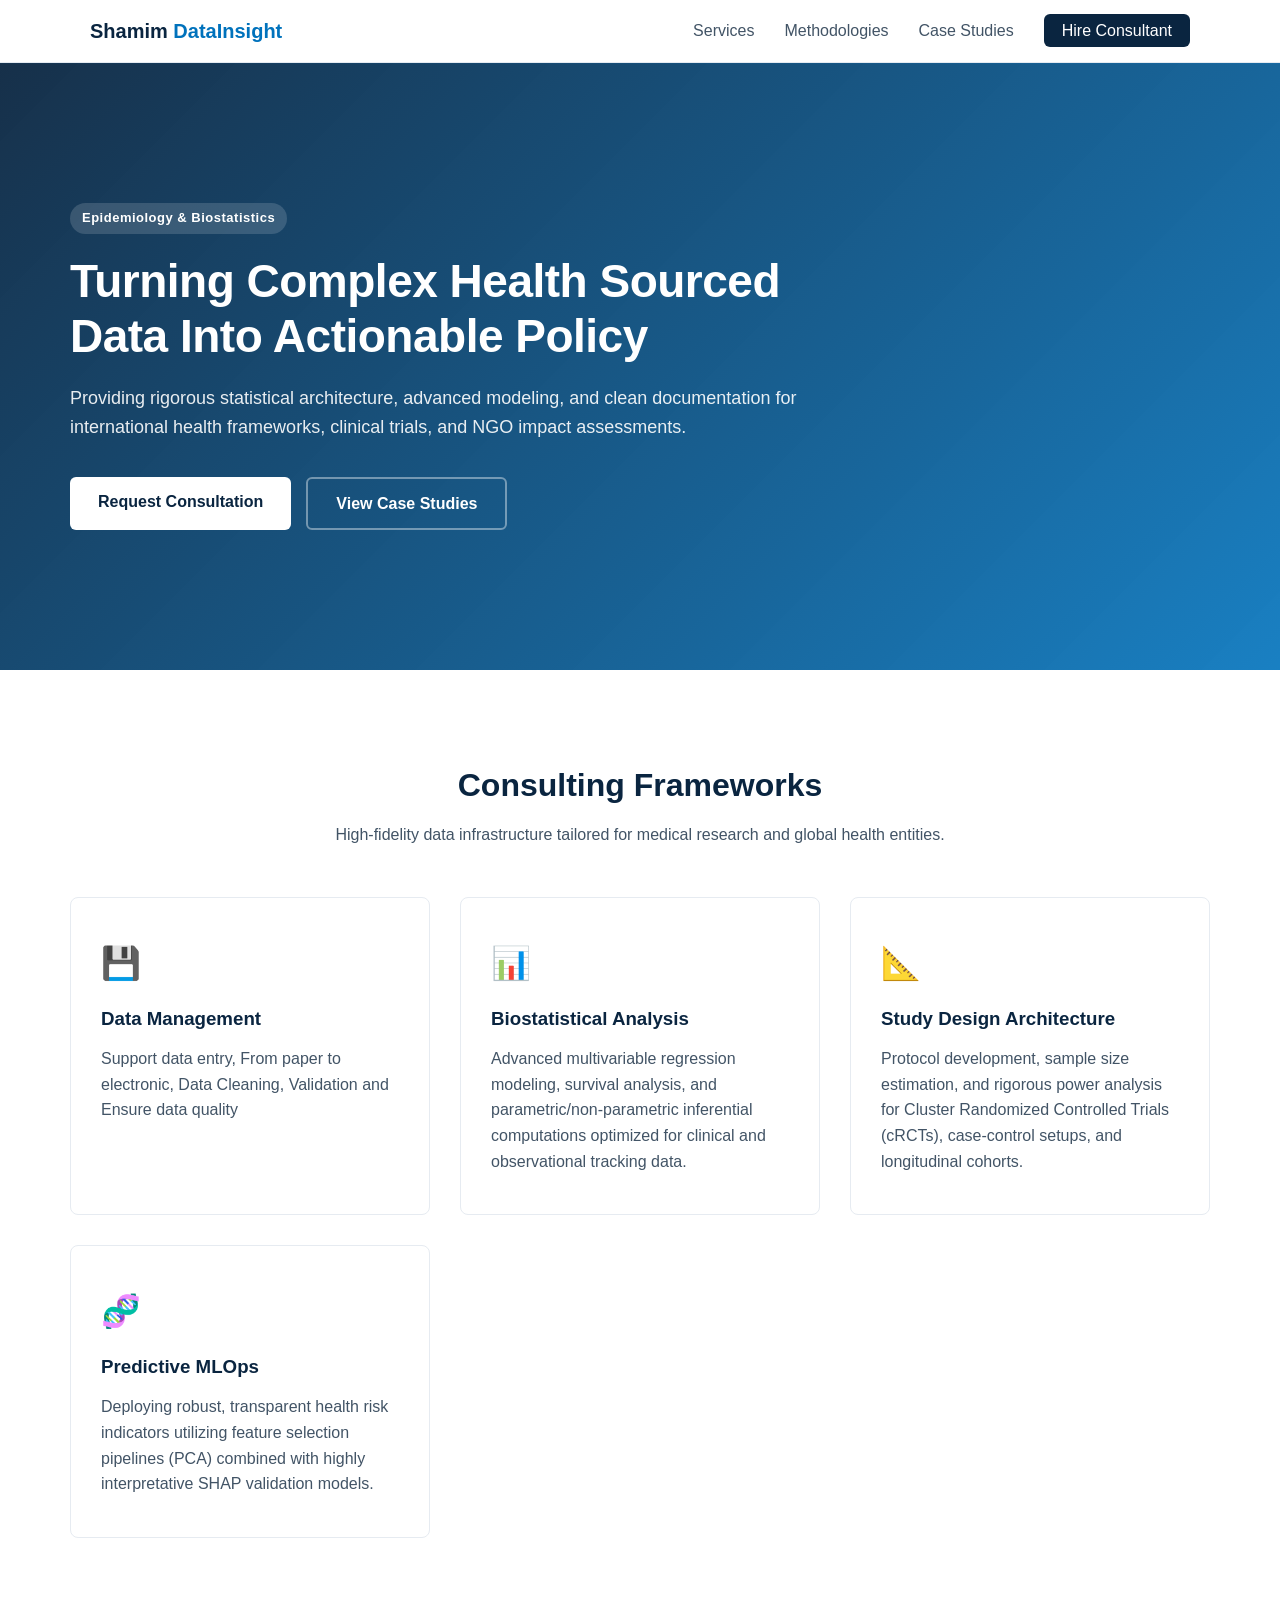
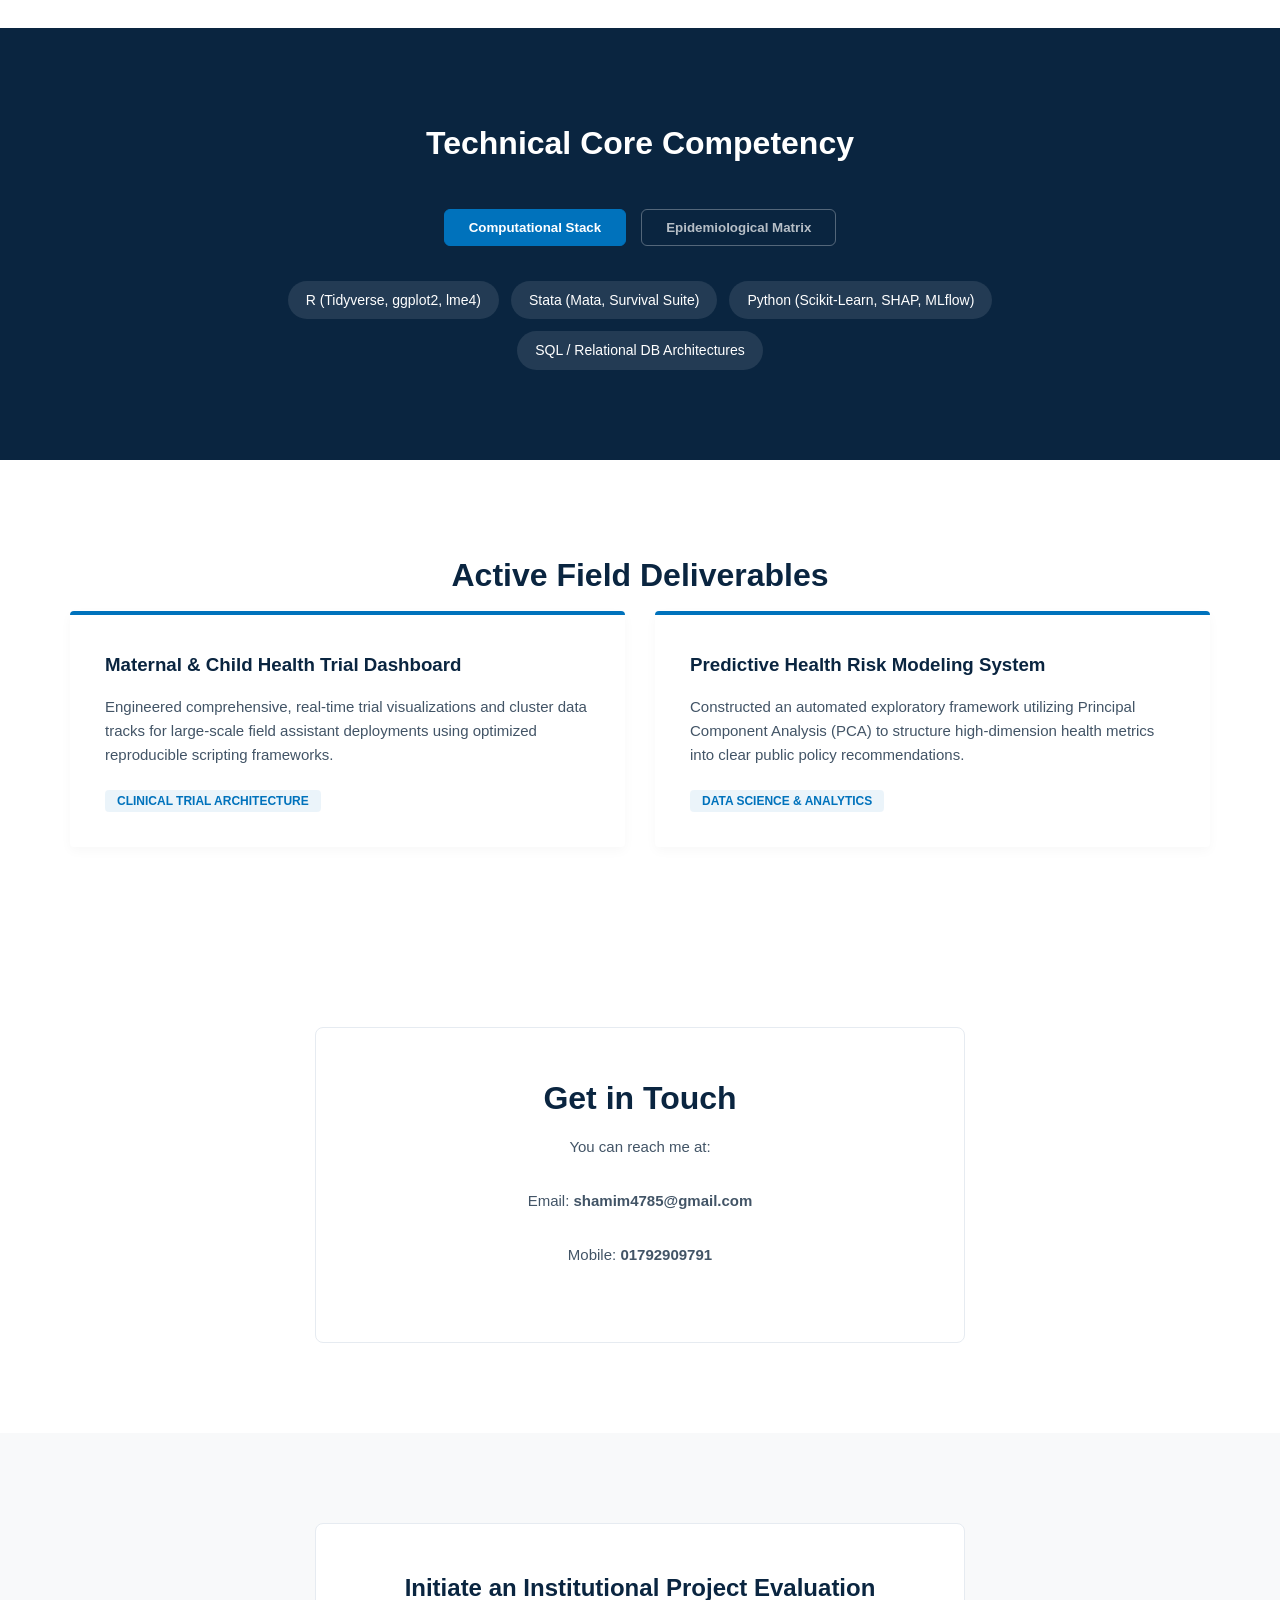
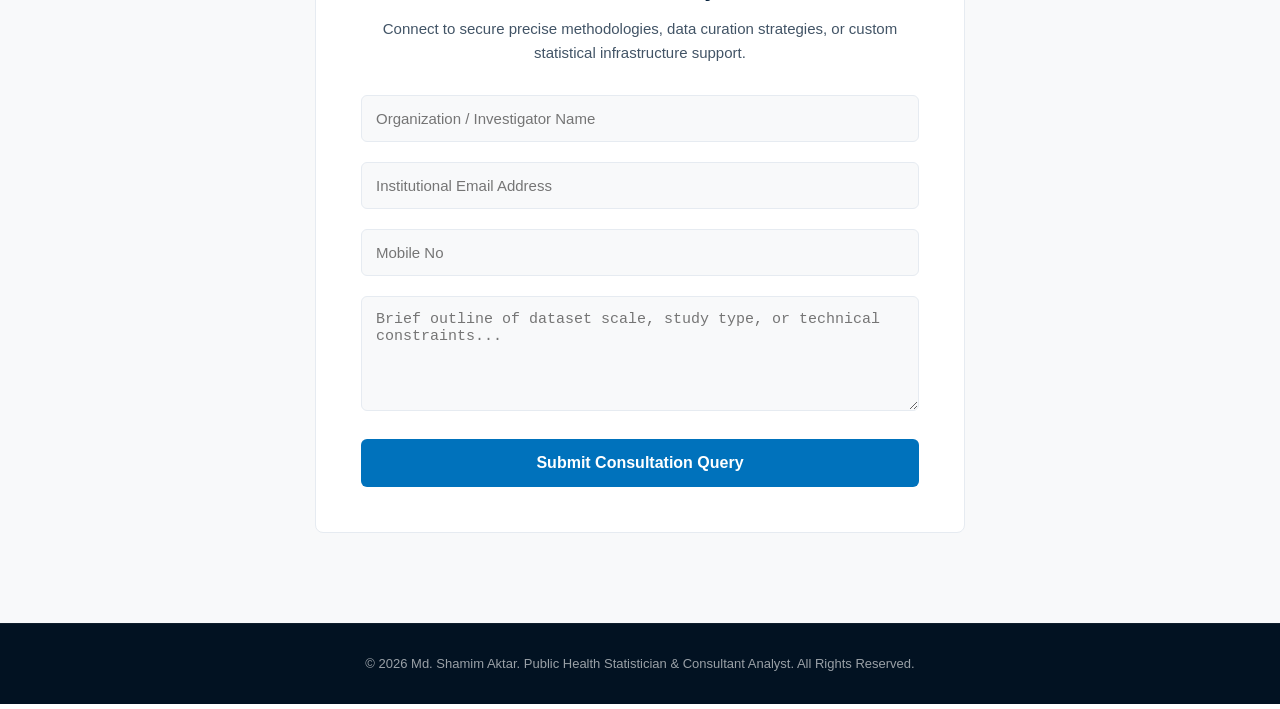
<file: index.html>
<!DOCTYPE html>
<html lang="en">
<head>
    <meta charset="UTF-8">
    <meta name="viewport" content="width=device-width, initial-scale=1.0">
    <title>Shamim | Public Health Data Consultant & Analyst</title>
    <link rel="stylesheet" href="style.css">
    <meta name="description" content="Professional Public Health Statistician & Data Consultant specializing in epidemiological study designs, advanced biostatistics, and predictive modeling.">
    <meta name="keywords" content="Public Health Consultant, Biostatistician, Python & R programming in health data, Epidemiological analysis, SPSS & Stata expert Bangladesh">
    <meta name="author" content="Md. Shamim Aktar">
</head>
<body>

    <!-- Header Navigation -->
    <nav class="navbar">
        <div class="nav-container">
            <a href="#" class="nav-brand">Shamim <span>DataInsight</span></a>
            <ul class="nav-menu">
                <li><a href="#services">Services</a></li>
                <li><a href="#expertise">Methodologies</a></li>
                <li><a href="#projects">Case Studies</a></li>
                <li><a href="#contact" class="nav-cta">Hire Consultant</a></li>
            </ul>
        </div>
    </nav>

    <!-- Hero Section -->
    <header class="consultant-hero">
        <div class="hero-overlay">
            <div class="hero-core">
                <span class="badge">Epidemiology & Biostatistics</span>
                <h1>Turning Complex Health Sourced Data Into Actionable Policy</h1>
                <p>Providing rigorous statistical architecture, advanced modeling, and clean documentation for international health frameworks, clinical trials, and NGO impact assessments.</p>
                <div class="hero-actions">
                    <a href="#contact" class="btn-primary">Request Consultation</a>
                    <a href="#projects" class="btn-secondary">View Case Studies</a>
                </div>
            </div>
        </div>
    </header>

    <!-- Services Section -->
    <section id="services" class="section">
        <h2 class="section-title">Consulting Frameworks</h2>
        <p class="section-subtitle">High-fidelity data infrastructure tailored for medical research and global health entities.</p>
        
        <div class="grid-3">
            <div class="service-box">
                <div class="icon">💾</div>
                <h3>Data Management</h3>
                <p>Support data entry, From paper to electronic, Data Cleaning, Validation and Ensure data quality</p>
            </div>
            <div class="service-box">
                <div class="icon">📊</div>
                <h3>Biostatistical Analysis</h3>
                <p>Advanced multivariable regression modeling, survival analysis, and parametric/non-parametric inferential computations optimized for clinical and observational tracking data.</p>
            </div>
            <div class="service-box">
                <div class="icon">📐</div>
                <h3>Study Design Architecture</h3>
                <p>Protocol development, sample size estimation, and rigorous power analysis for Cluster Randomized Controlled Trials (cRCTs), case-control setups, and longitudinal cohorts.</p>
            </div>
            <div class="service-box">
                <div class="icon">🧬</div>
                <h3>Predictive MLOps</h3>
                <p>Deploying robust, transparent health risk indicators utilizing feature selection pipelines (PCA) combined with highly interpretative SHAP validation models.</p>
            </div>
        </div>
    </section>

    <!-- Core Methodologies & Stack -->
    <section id="expertise" class="section dark-bg">
        <h2 class="section-title text-white">Technical Core Competency</h2>
        <div class="tabs-container">
            <div class="tab-buttons">
                <button class="tab-btn active" onclick="switchTab(event, 'stack')">Computational Stack</button>
                <button class="tab-btn" onclick="switchTab(event, 'methods')">Epidemiological Matrix</button>
            </div>
            
            <div id="stack" class="tab-content active">
                <div class="skills-flex">
                    <span class="pill">R (Tidyverse, ggplot2, lme4)</span>
                    <span class="pill">Stata (Mata, Survival Suite)</span>
                    <span class="pill">Python (Scikit-Learn, SHAP, MLflow)</span>
                    <span class="pill">SQL / Relational DB Architectures</span>
                </div>
            </div>
            
            <div id="methods" class="tab-content">
                <div class="skills-flex">
                    <span class="pill">Multivariable Logistic Regression</span>
                    <span class="pill">Cluster Effect Corrections</span>
                    <span class="pill">Confounder Stratification</span>
                    <span class="pill">Anthropometric Data Pipelines</span>
                </div>
            </div>
        </div>
    </section>

    <!-- Interactive Case Studies Section -->
    <section id="projects" class="section">
        <h2 class="section-title">Active Field Deliverables</h2>
        <div class="grid-2">
            <div class="project-card">
                <h3>Maternal & Child Health Trial Dashboard</h3>
                <p>Engineered comprehensive, real-time trial visualizations and cluster data tracks for large-scale field assistant deployments using optimized reproducible scripting frameworks.</p>
                <span class="tag">Clinical Trial Architecture</span>
            </div>
            <div class="project-card">
                <h3>Predictive Health Risk Modeling System</h3>
                <p>Constructed an automated exploratory framework utilizing Principal Component Analysis (PCA) to structure high-dimension health metrics into clear public policy recommendations.</p>
                <span class="tag">Data Science & Analytics</span>
            </div>
        </div>
    </section>

    <section id="contact1" class="section">
        <div class="contact-card">
            <h2 class="section-title"> Get in Touch</h2>
            <p>You can reach me at:</p>
            <p>Email: <strong>shamim4785@gmail.com</strong></p>
            <p>Mobile: <strong>01792909791</strong></p>
        </div>
    </section>

    <!-- Enterprise Contact Form -->
    <section id="contact" class="section light-bg">
        <div class="contact-card">
            <h2>Initiate an Institutional Project Evaluation</h2>
            <p>Connect to secure precise methodologies, data curation strategies, or custom statistical infrastructure support.</p>
            
            <!-- Modified Form Section to utilize Web3Forms securely -->
            <form action="https://api.web3forms.com/submit" method="POST">
                
                <!-- REQUIRED: Replace value text below with the Access Key generated from your dashboard screen -->
                <input type="hidden" name="access_key" value="47a38597-a29b-4939-b96a-5bef953d064d">
                
                <!-- OPTIONAL: Forces page to redirect cleanly back to your site after success window -->
                <input type="hidden" name="redirect" value="https://shamim4785.github.io/phdca/">

                <div class="form-group">
                    <input type="text" name="Organization_or_Investigator" placeholder="Organization / Investigator Name" required>
                </div>
                <div class="form-group">
                    <input type="email" name="Email_Address" placeholder="Institutional Email Address" required>
                </div>
                <div class="form-group">
                    <input type="mobile" name="Mobile_No" placeholder="Mobile No" required>
                </div>
                <div class="form-group">
                    <textarea name="Project_Scope" rows="5" placeholder="Brief outline of dataset scale, study type, or technical constraints..." required></textarea>
                </div>
                
                <button type="submit" class="btn-submit">Submit Consultation Query</button>
            </form>
            
        </div>
    </section>

    <footer class="corporate-footer">
        <p>&copy; 2026 Md. Shamim Aktar. Public Health Statistician & Consultant Analyst. All Rights Reserved.</p>
    </footer>

    <script src="script.js"></script>
</body>
</html>
</file>
<file: style.css>
/* Core Palette Definitions */
:root {
    --brand-dark: #0a2540;
    --brand-blue: #0072bc;
    --brand-accent: #635bff;
    --text-main: #425466;
    --bg-light: #f8f9fa;
    --transition-smooth: all 0.3s cubic-bezier(0.16, 1, 0.3, 1);
}

* {
    box-sizing: border-box;
    margin: 0;
    padding: 0;
}

body {
    font-family: -apple-system, BlinkMacSystemFont, "Segoe UI", Roboto, Helvetica, Arial, sans-serif;
    color: var(--text-main);
    line-height: 1.6;
    background-color: #ffffff;
    overflow-x: hidden;
}

/* Nav Menu Styles */
.navbar {
    background: rgba(255, 255, 255, 0.95);
    backdrop-filter: blur(8px);
    border-bottom: 1px solid #e6ebf1;
    position: sticky;
    top: 0;
    z-index: 2000;
}

.nav-container {
    max-width: 1140px;
    margin: 0 auto;
    display: flex;
    justify-content: space-between;
    align-items: center;
    padding: 15px 20px;
}

.nav-brand {
    font-size: 20px;
    font-weight: 700;
    color: var(--brand-dark);
    text-decoration: none;
}

.nav-brand span { color: var(--brand-blue); }

.nav-menu {
    display: flex;
    align-items: center;
    gap: 30px;
    list-style: none;
}

.nav-menu a {
    text-decoration: none;
    color: var(--text-main);
    font-weight: 500;
    transition: var(--transition-smooth);
}

.nav-menu a:hover { color: var(--brand-blue); }

.nav-cta {
    background: var(--brand-dark);
    color: #fff !important;
    padding: 8px 18px;
    border-radius: 6px;
}

/* Premium Corporate Hero */
.consultant-hero {
    background: linear-gradient(135deg, rgba(10,37,64,0.95) 0%, rgba(0,114,188,0.9) 100%),
                url('https://images.unsplash.com/photo-1454165804606-c3d57bc86b40?auto=format&fit=crop&q=80&w=1200');
    background-size: cover;
    background-position: center;
    color: white;
    padding: 140px 20px;
}

.hero-overlay {
    max-width: 1140px;
    margin: 0 auto;
}

.hero-core {
    max-width: 750px;
    text-align: left;
}

.badge {
    background: rgba(255, 255, 255, 0.15);
    padding: 5px 12px;
    border-radius: 20px;
    font-size: 13px;
    font-weight: 600;
    letter-spacing: 0.5px;
    display: inline-block;
    margin-bottom: 20px;
}

.hero-core h1 {
    font-size: 46px;
    line-height: 1.2;
    font-weight: 800;
    margin-bottom: 20px;
    letter-spacing: -0.5px;
}

.hero-core p {
    font-size: 18px;
    opacity: 0.9;
    margin-bottom: 35px;
}

.hero-actions { display: flex; gap: 15px; }

.btn-primary, .btn-secondary {
    padding: 12px 28px;
    border-radius: 6px;
    font-weight: 600;
    text-decoration: none;
    transition: var(--transition-smooth);
}

.btn-primary { background: #fff; color: var(--brand-dark); }
.btn-primary:hover { background: var(--bg-light); transform: translateY(-2px); }
.btn-secondary { border: 2px solid rgba(255,255,255,0.4); color: #fff; }
.btn-secondary:hover { border-color: #fff; background: rgba(255,255,255,0.05); }

/* Layout Structure Control */
.section {
    padding: 90px 20px;
    max-width: 100%;
}

.section-title {
    font-size: 32px;
    color: var(--brand-dark);
    text-align: center;
    font-weight: 700;
    margin-bottom: 10px;
}

.section-subtitle {
    text-align: center;
    margin-bottom: 50px;
    font-size: 16px;
}

.grid-3 {
    max-width: 1140px;
    margin: 0 auto;
    display: grid;
    grid-template-columns: repeat(auto-fit, minmax(300px, 1fr));
    gap: 30px;
}

.grid-2 {
    max-width: 1140px;
    margin: 0 auto;
    display: grid;
    grid-template-columns: repeat(auto-fit, minmax(450px, 1fr));
    gap: 30px;
}

/* Service Presentation Blocks */
.service-box {
    background: #fff;
    border: 1px solid #e6ebf1;
    padding: 40px 30px;
    border-radius: 8px;
    transition: var(--transition-smooth);
}

.service-box:hover {
    transform: translateY(-5px);
    box-shadow: 0 15px 35px rgba(0,0,0,0.05);
    border-color: rgba(0,114,188,0.3);
}

.service-box .icon { font-size: 32px; margin-bottom: 15px; }
.service-box h3 { color: var(--brand-dark); margin-bottom: 12px; }

/* Competency Tab Displays */
.dark-bg { background-color: var(--brand-dark); }
.text-white { color: #ffffff !important; }

.tabs-container {
    max-width: 800px;
    margin: 40px auto 0 auto;
}

.tab-buttons {
    display: flex;
    justify-content: center;
    gap: 15px;
    margin-bottom: 35px;
}

.tab-btn {
    background: transparent;
    border: 1px solid rgba(255,255,255,0.3);
    color: rgba(255,255,255,0.7);
    padding: 10px 24px;
    font-weight: 600;
    border-radius: 6px;
    cursor: pointer;
    transition: var(--transition-smooth);
}

.tab-btn.active, .tab-btn:hover {
    background: var(--brand-blue);
    color: white;
    border-color: var(--brand-blue);
}

.tab-content { display: none; text-align: center; }
.tab-content.active { display: block; }

.skills-flex {
    display: flex;
    flex-wrap: wrap;
    justify-content: center;
    gap: 12px;
}

.pill {
    background: rgba(255,255,255,0.1);
    color: #fff;
    padding: 8px 18px;
    border-radius: 20px;
    font-size: 14px;
    font-weight: 500;
}

/* Projects Grid */
.project-card {
    background: #ffffff;
    border-top: 4px solid var(--brand-blue);
    border-radius: 4px;
    padding: 35px;
    box-shadow: 0 4px 12px rgba(0,0,0,0.03);
}

.project-card h3 { color: var(--brand-dark); margin-bottom: 15px; }
.project-card p { margin-bottom: 20px; font-size: 15px; }

.tag {
    font-size: 12px;
    font-weight: 700;
    color: var(--brand-blue);
    background: rgba(0,114,188,0.08);
    padding: 4px 12px;
    border-radius: 4px;
    text-transform: uppercase;
}

/* Elegant Intake System */
.light-bg { background-color: var(--bg-light); }

.contact-card {
    max-width: 650px;
    margin: 0 auto;
    background: #fff;
    padding: 45px;
    border-radius: 8px;
    border: 1px solid #e6ebf1;
}

.contact-card h2 { text-align: center; color: var(--brand-dark); margin-bottom: 10px; }
.contact-card p { text-align: center; margin-bottom: 30px; font-size: 15px; }

.form-group { margin-bottom: 20px; }

.form-group input, .form-group textarea {
    width: 100%;
    padding: 14px;
    border: 1px solid #e6ebf1;
    background: var(--bg-light);
    border-radius: 6px;
    outline: none;
    font-size: 15px;
    transition: var(--transition-smooth);
}

.form-group input:focus, .form-group textarea:focus {
    border-color: var(--brand-blue);
    background: #fff;
    box-shadow: 0 0 0 3px rgba(0,114,188,0.1);
}

.btn-submit {
    width: 100%;
    background: var(--brand-blue);
    color: white;
    border: none;
    padding: 15px;
    font-size: 16px;
    font-weight: 600;
    border-radius: 6px;
    cursor: pointer;
    transition: var(--transition-smooth);
}

.btn-submit:hover { background: #005a96; }

.success-msg {
    display: none;
    margin-top: 25px;
    background: #2ea44f;
    color: white;
    padding: 12px;
    border-radius: 6px;
    text-align: center;
    font-weight: 600;
}

.corporate-footer {
    background: #021222;
    color: rgba(255,255,255,0.6);
    padding: 30px 20px;
    text-align: center;
    font-size: 13px;
    border-top: 1px solid rgba(255,255,255,0.05);
}

/* Mobile Tuning */
@media(max-width: 768px) {
    .nav-menu { display: none; }
    .hero-core h1 { font-size: 32px; }
    .grid-2 { grid-template-columns: 1fr; }
    .contact-card { padding: 25px; }
}
</file>
